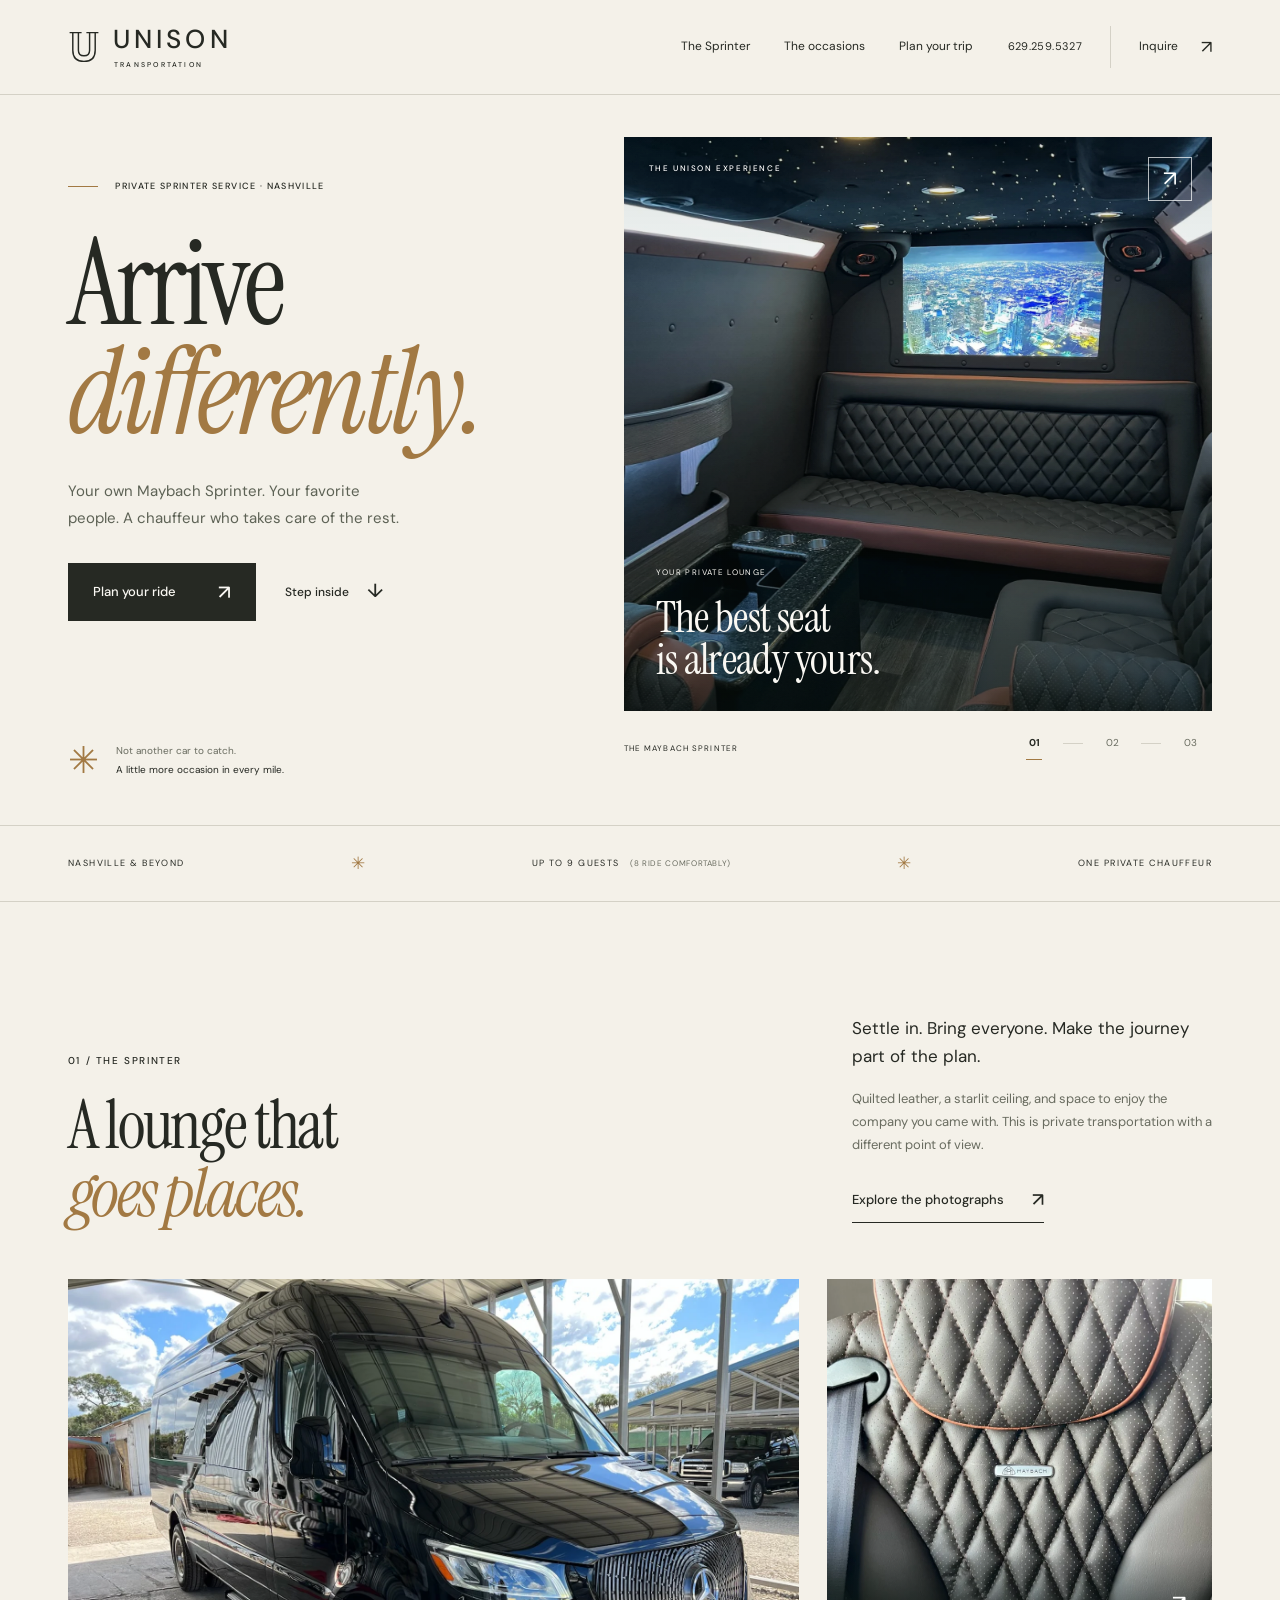
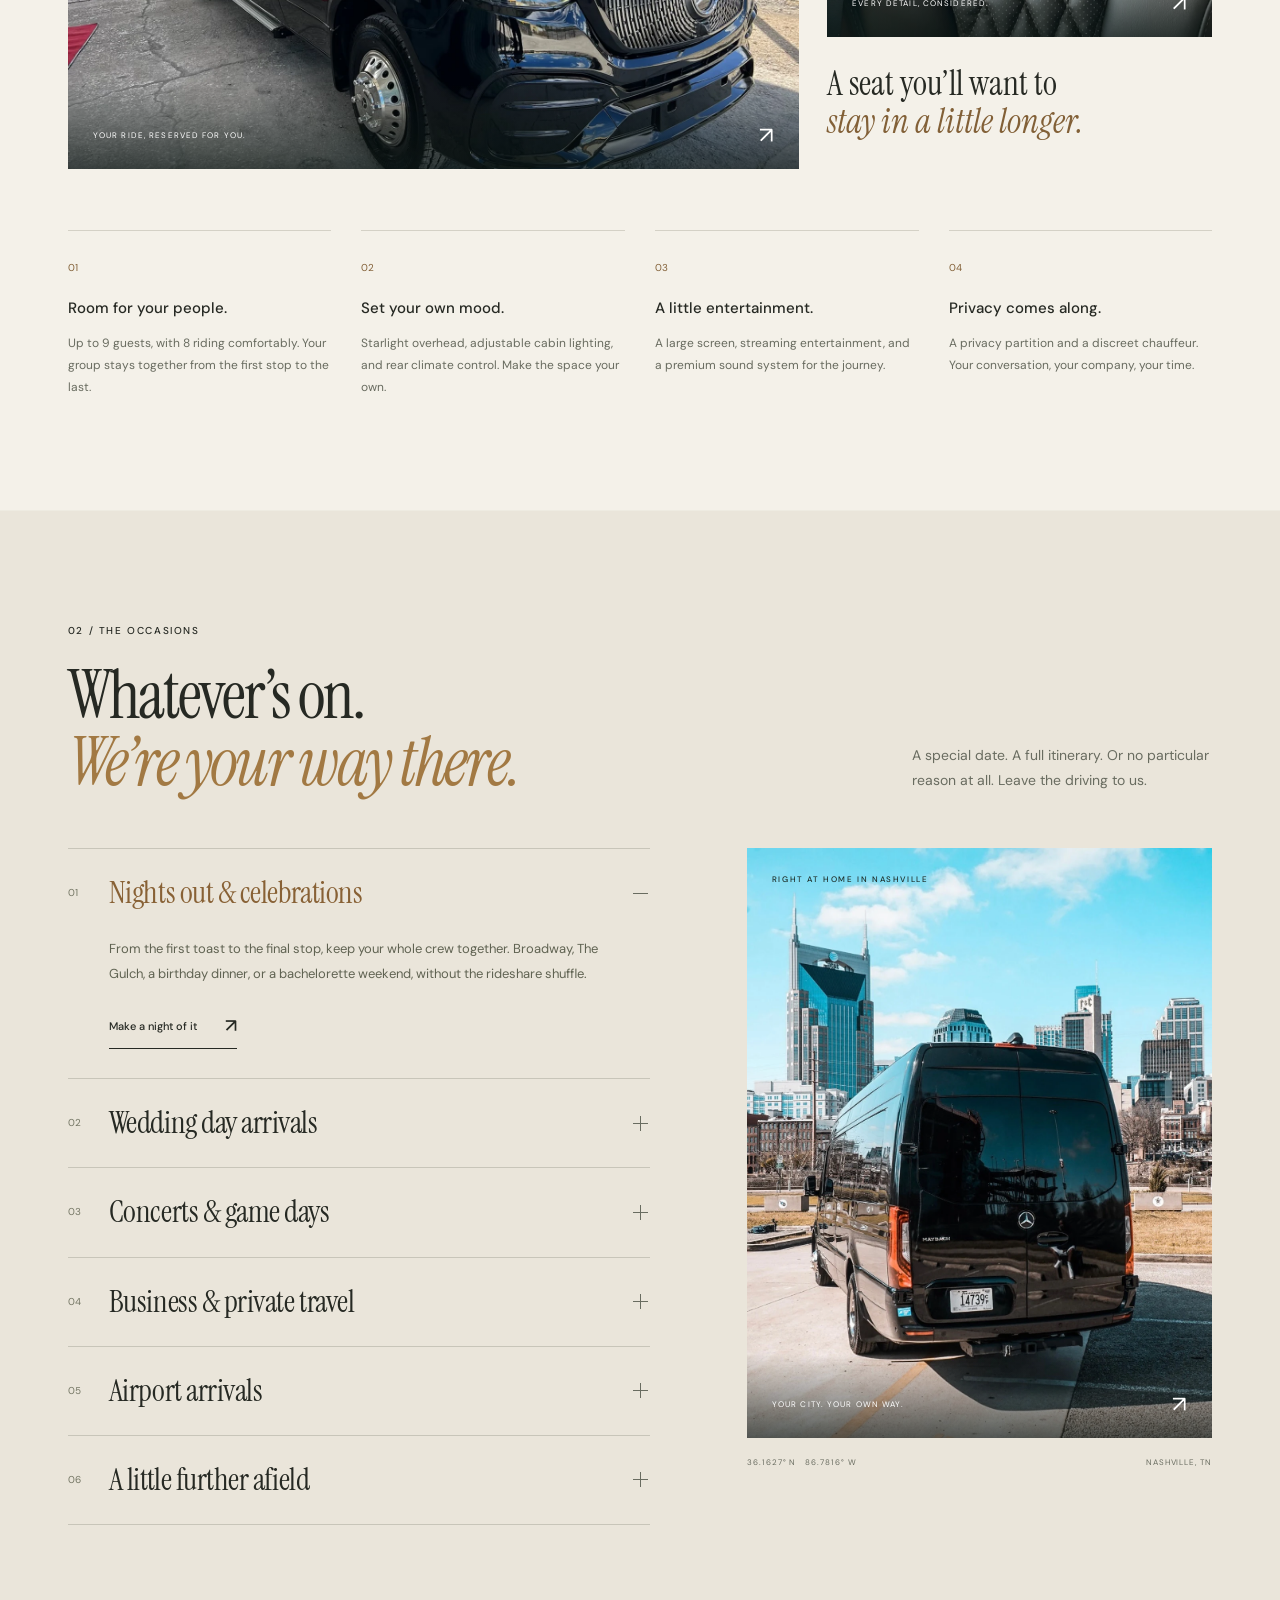
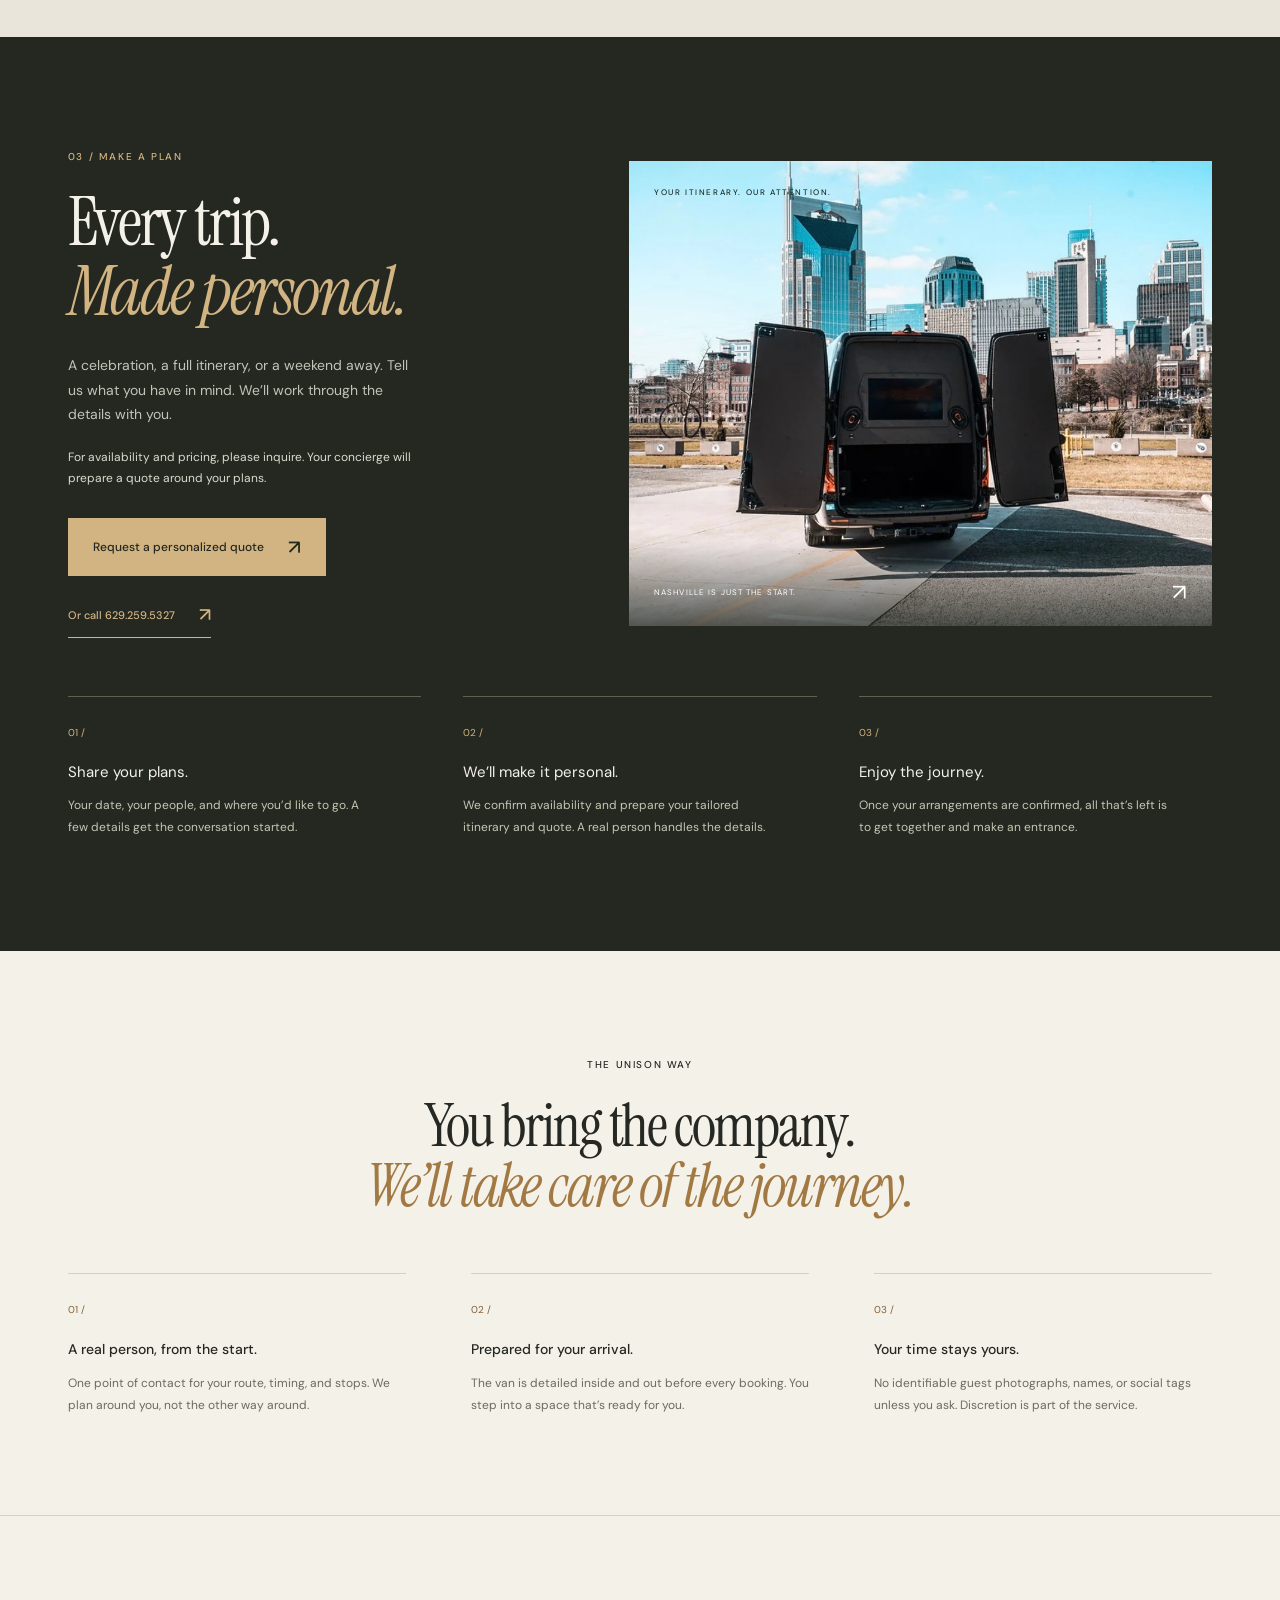
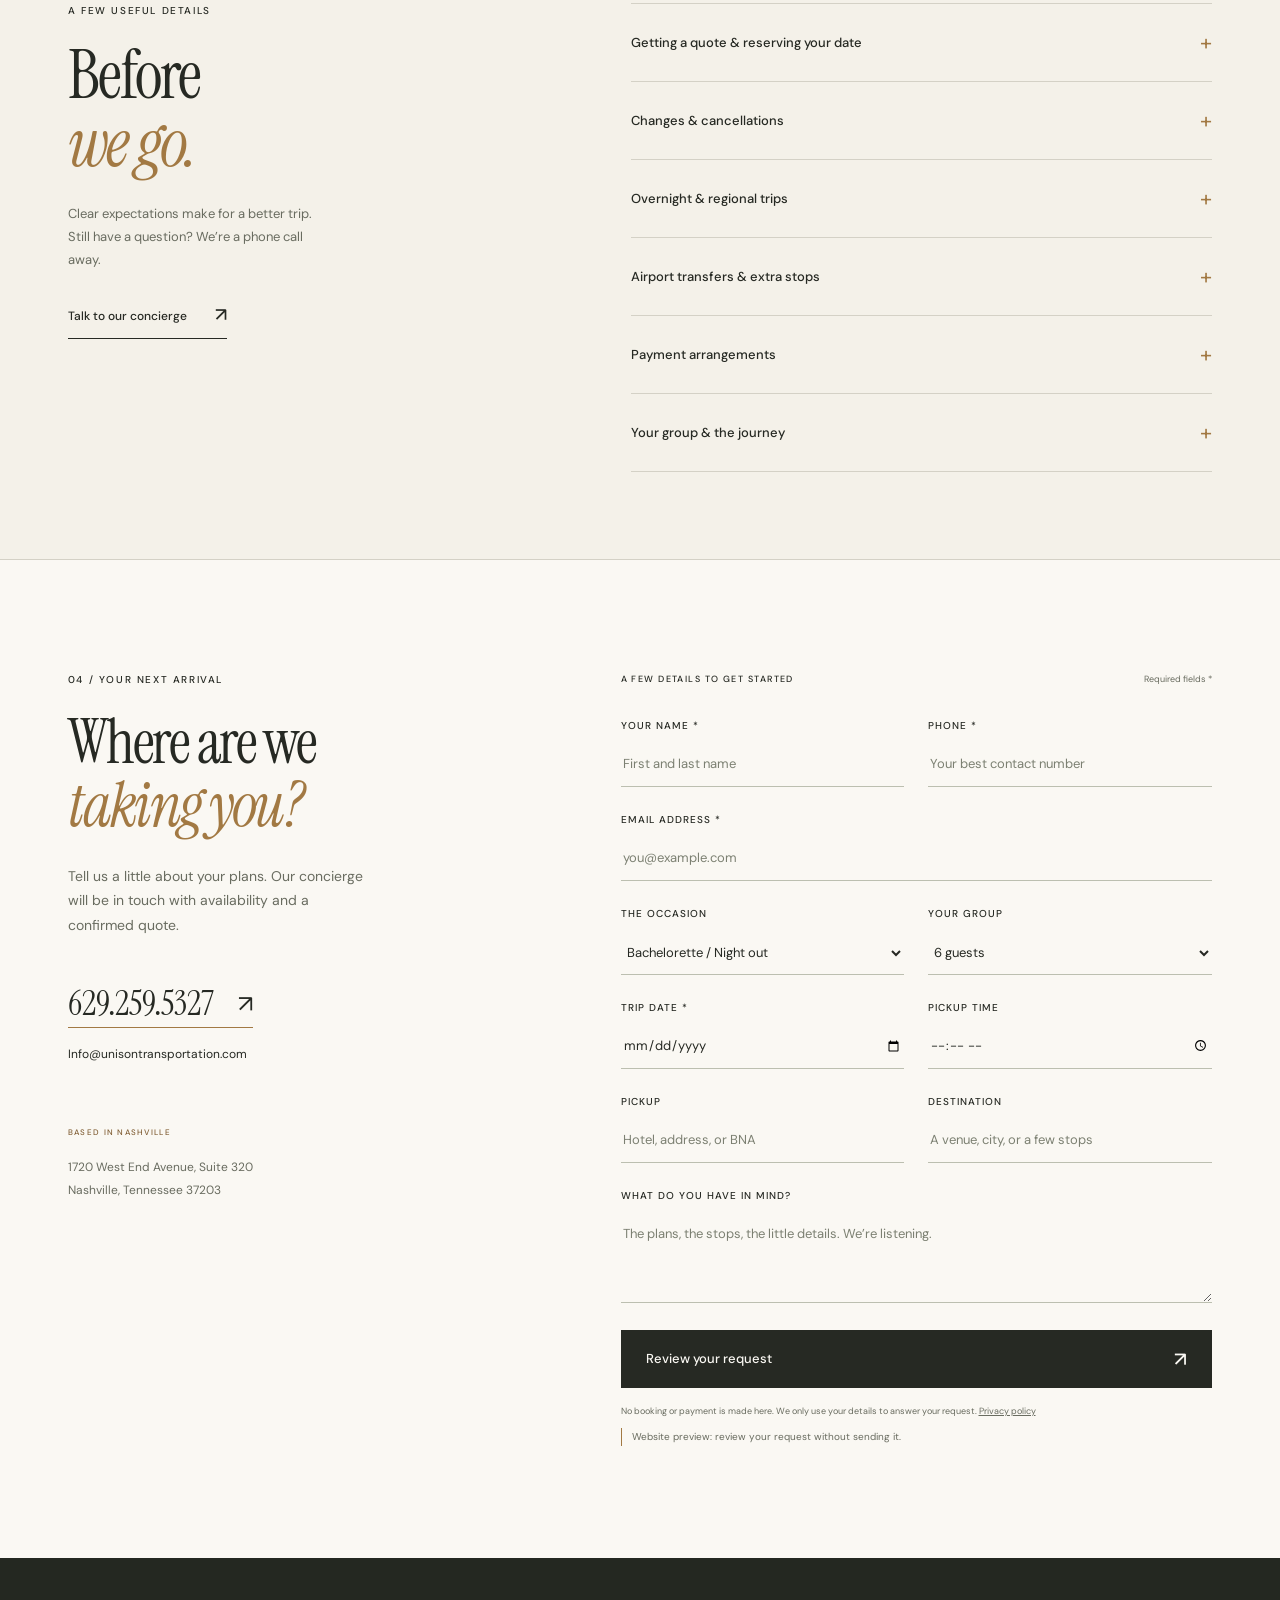
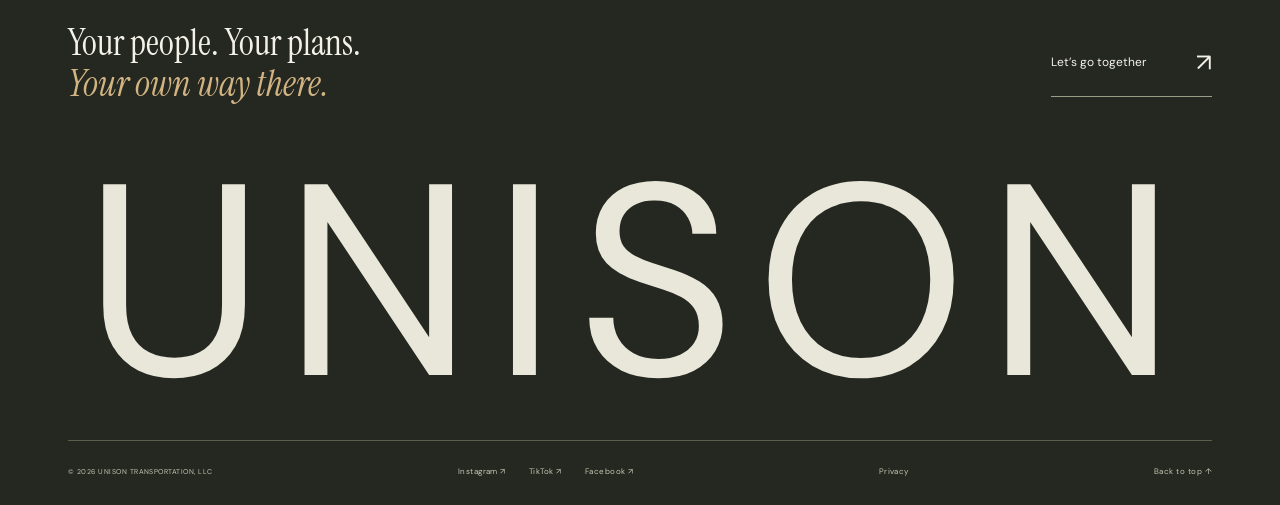
<file: index.html>
<!doctype html>
<html lang="en">
<head>
  <meta charset="utf-8">
  <meta name="viewport" content="width=device-width, initial-scale=1">
  <meta name="theme-color" content="#f4f1e9">
  <meta name="robots" content="noindex, nofollow">
  <title>Unison Transportation | A private ride. A different arrival.</title>
  <meta name="description" content="Your own Maybach Sprinter, your favorite people, and a private chauffeur. Explore Unison’s Nashville transportation for celebrations, weddings, business, airport arrivals, and trips beyond the city.">
  <link rel="canonical" href="https://unisontransportation.com/">
  <meta property="og:title" content="Unison Transportation | Arrive differently.">
  <meta property="og:description" content="Private Sprinter service in Nashville. Your people. Your plans. Your own way there.">
  <meta property="og:type" content="website">
  <meta property="og:url" content="https://aces40love.github.io/Maybach/">
  <meta property="og:image" content="https://aces40love.github.io/Maybach/assets/cabin-lounge.webp">
  <meta name="twitter:card" content="summary_large_image">
  <link rel="icon" href="assets/favicon.svg" type="image/svg+xml">
  <link rel="preload" href="assets/fonts/instrument-serif-regular.ttf" as="font" type="font/ttf" crossorigin>
  <link rel="preload" href="assets/fonts/dm-sans-400.ttf" as="font" type="font/ttf" crossorigin>
  <link rel="stylesheet" href="styles.css">
  <script defer src="app.js"></script>
  <script defer src="analytics.js"></script>
  <script type="application/ld+json">{"@context":"https://schema.org","@type":"LocalBusiness","name":"Unison Transportation, LLC","description":"Private chauffeured Sprinter service in Nashville and Middle Tennessee, with regional trips on request.","url":"https://unisontransportation.com/","telephone":"+16292595327","email":"Info@unisontransportation.com","address":{"@type":"PostalAddress","streetAddress":"1720 West End Avenue, Suite 320","addressLocality":"Nashville","addressRegion":"TN","postalCode":"37203","addressCountry":"US"},"areaServed":["Nashville","Middle Tennessee"],"sameAs":["https://www.instagram.com/unisontransportation","https://www.tiktok.com/@unisontransportation","https://www.facebook.com/profile.php?id=61596900830218"]}</script>
</head>
<body>
  <a class="skip-link" href="#main">Skip to content</a>
  <header class="site-header" id="top">
    <div class="header-inner">
      <a class="brand" href="#top" aria-label="Unison Transportation home">
        <svg class="brand-symbol" viewBox="0 0 40 46" fill="none" aria-hidden="true"><path d="M6 5v22c0 9 5 14 14 14s14-5 14-14V5M13 5v22c0 5 2 7 7 7s7-2 7-7V5" stroke="currentColor" stroke-width="1.8"/><path d="M2 5h15M23 5h15" stroke="currentColor" stroke-width="1.8"/></svg>
        <span class="brand-type">UNISON<span>TRANSPORTATION</span></span>
      </a>
      <nav class="desktop-nav" aria-label="Main navigation">
        <a href="#sprinter">The Sprinter</a><a href="#occasions">The occasions</a><a href="#plan">Plan your trip</a>
      </nav>
      <div class="header-actions"><a class="header-phone" href="tel:+16292595327">629.259.5327</a><a class="header-inquire" href="#inquire">Inquire <span aria-hidden="true">↗</span></a><button class="menu-toggle" type="button" aria-label="Open navigation menu" aria-haspopup="dialog" aria-controls="menu-dialog"><span></span><span></span></button></div>
    </div>
    <div class="reading-progress" aria-hidden="true"></div>
  </header>

  <main id="main">
    <section class="hero" aria-labelledby="hero-title">
      <div class="hero-copy">
        <p class="eyebrow"><span class="tiny-line" aria-hidden="true"></span> PRIVATE SPRINTER SERVICE · NASHVILLE</p>
        <h1 id="hero-title">Arrive<br><em>differently.</em></h1>
        <p class="hero-description">Your own Maybach Sprinter. Your favorite people. A chauffeur who takes care of the rest.</p>
        <div class="hero-actions"><a class="button button-dark" href="#plan">Plan your ride <span aria-hidden="true">↗</span></a><a class="text-link" href="#sprinter">Step inside <span aria-hidden="true">↓</span></a></div>
        <div class="hero-note"><span class="small-star" aria-hidden="true">✳</span><p>Not another car to catch.<br><strong>A little more occasion in every mile.</strong></p></div>
      </div>
      <div class="hero-visual">
        <div class="hero-image-wrap">
          <img id="hero-image" src="assets/cabin-lounge.webp" alt="The Unison Sprinter’s private rear lounge with quilted leather seating, a starlit ceiling, screen, and refreshment console" width="1920" height="1440" fetchpriority="high">
          <div class="hero-image-shade"></div>
          <span class="image-corner" aria-hidden="true">THE UNISON EXPERIENCE</span>
          <button class="image-explore" type="button" data-gallery="0" aria-label="Open gallery of the Unison Sprinter"><span aria-hidden="true">↗</span><span>Take a closer look</span></button>
          <div class="hero-photo-title"><span id="hero-photo-eyebrow">YOUR PRIVATE LOUNGE</span><p id="hero-photo-title">The best seat<br>is already yours.</p></div>
        </div>
        <div class="hero-photo-footer"><span id="hero-photo-caption">THE MAYBACH SPRINTER</span><div class="hero-pagination" aria-label="Featured photographs"><button type="button" class="is-active" data-hero="0" aria-label="Show cabin photograph" aria-pressed="true">01</button><span aria-hidden="true"></span><button type="button" data-hero="1" aria-label="Show exterior photograph" aria-pressed="false">02</button><span aria-hidden="true"></span><button type="button" data-hero="2" aria-label="Show Nashville photograph" aria-pressed="false">03</button></div></div>
      </div>
    </section>

    <div class="intro-strip"><p>NASHVILLE &amp; BEYOND</p><span aria-hidden="true">✳</span><p>UP TO 9 GUESTS <small>(8 RIDE COMFORTABLY)</small></p><span aria-hidden="true">✳</span><p>ONE PRIVATE CHAUFFEUR</p></div>

    <section class="sprinter-section section-space" id="sprinter" aria-labelledby="sprinter-title">
      <div class="section-heading reveal"><div><p class="eyebrow">01 / THE SPRINTER</p><h2 id="sprinter-title">A lounge that<br><em>goes places.</em></h2></div><div class="heading-aside"><p>Settle in. Bring everyone. Make the journey part of the plan.</p><p class="muted">Quilted leather, a starlit ceiling, and space to enjoy the company you came with. This is private transportation with a different point of view.</p><button class="text-link" type="button" data-gallery="0">Explore the photographs <span aria-hidden="true">↗</span></button></div></div>
      <div class="vehicle-editorial reveal">
        <button class="editorial-image exterior-image" type="button" data-gallery="1" aria-label="View the black Sprinter exterior photograph"><img src="assets/van-exterior.webp" alt="Front three-quarter view of Unison’s black luxury Sprinter" width="1600" height="1200" loading="lazy"><span class="photo-caption"><span>YOUR RIDE, RESERVED FOR YOU.</span><span aria-hidden="true">↗</span></span></button>
        <div class="vehicle-detail"><button class="detail-image editorial-image" type="button" data-gallery="2" aria-label="View diamond-quilted leather seat detail"><img src="assets/leather-detail.webp" alt="Diamond-quilted leather seat with Maybach embroidery" width="960" height="1280" loading="lazy"><span class="photo-caption"><span>EVERY DETAIL, CONSIDERED.</span><span aria-hidden="true">↗</span></span></button><p class="detail-caption">A seat you’ll want to<br><em>stay in a little longer.</em></p></div>
      </div>
      <div class="amenity-grid reveal">
        <div class="amenity"><span class="amenity-number">01</span><h3>Room for your people.</h3><p>Up to 9 guests, with 8 riding comfortably. Your group stays together from the first stop to the last.</p></div>
        <div class="amenity"><span class="amenity-number">02</span><h3>Set your own mood.</h3><p>Starlight overhead, adjustable cabin lighting, and rear climate control. Make the space your own.</p></div>
        <div class="amenity"><span class="amenity-number">03</span><h3>A little entertainment.</h3><p>A large screen, streaming entertainment, and a premium sound system for the journey.</p></div>
        <div class="amenity"><span class="amenity-number">04</span><h3>Privacy comes along.</h3><p>A privacy partition and a discreet chauffeur. Your conversation, your company, your time.</p></div>
      </div>
    </section>

    <section class="occasions-section section-space" id="occasions" aria-labelledby="occasions-title">
      <div class="section-heading reveal"><div><p class="eyebrow">02 / THE OCCASIONS</p><h2 id="occasions-title">Whatever’s on.<br><em>We’re your way there.</em></h2></div><p class="heading-aside narrow">A special date. A full itinerary. Or no particular reason at all. Leave the driving to us.</p></div>
      <div class="occasions-layout">
        <div class="occasion-list reveal">
          <details class="occasion" name="occasion" open><summary><span class="occasion-number">01</span><h3>Nights out &amp; celebrations</h3><span class="occasion-sign" aria-hidden="true"></span></summary><div class="occasion-body"><p>From the first toast to the final stop, keep your whole crew together. Broadway, The Gulch, a birthday dinner, or a bachelorette weekend, without the rideshare shuffle.</p><button class="text-link" type="button" data-occasion="Bachelorette / Night out">Make a night of it <span aria-hidden="true">↗</span></button></div></details>
          <details class="occasion" name="occasion"><summary><span class="occasion-number">02</span><h3>Wedding day arrivals</h3><span class="occasion-sign" aria-hidden="true"></span></summary><div class="occasion-body"><p>A private ride for the wedding party, with room to breathe between the moments that matter. Share your ceremony, photographs, and reception schedule with our concierge.</p><button class="text-link" type="button" data-occasion="Wedding">Plan the big day <span aria-hidden="true">↗</span></button></div></details>
          <details class="occasion" name="occasion"><summary><span class="occasion-number">03</span><h3>Concerts &amp; game days</h3><span class="occasion-sign" aria-hidden="true"></span></summary><div class="occasion-body"><p>The Ryman, Bridgestone, Nissan Stadium, or wherever the tickets take you. We plan drop-off and pickup around your venue so the evening doesn’t end in a scramble.</p><button class="text-link" type="button" data-occasion="Concert / Event">Go to the show <span aria-hidden="true">↗</span></button></div></details>
          <details class="occasion" name="occasion"><summary><span class="occasion-number">04</span><h3>Business &amp; private travel</h3><span class="occasion-sign" aria-hidden="true"></span></summary><div class="occasion-body"><p>Client visits, executive roadshows, and discreet travel for artists and their teams. One private vehicle, a professional chauffeur, and an itinerary built around your day.</p><button class="text-link" type="button" data-occasion="Corporate">Arrange your itinerary <span aria-hidden="true">↗</span></button></div></details>
          <details class="occasion" name="occasion"><summary><span class="occasion-number">05</span><h3>Airport arrivals</h3><span class="occasion-sign" aria-hidden="true"></span></summary><div class="occasion-body"><p>Start or finish your Nashville stay together. Arrange a private BNA arrival, departure, or point-to-point transfer. Share your flight details and luggage needs, and we’ll prepare a personal quote.</p><button class="text-link" type="button" data-occasion="Airport transfer">Arrange a transfer <span aria-hidden="true">↗</span></button></div></details>
          <details class="occasion" name="occasion"><summary><span class="occasion-number">06</span><h3>A little further afield</h3><span class="occasion-sign" aria-hidden="true"></span></summary><div class="occasion-body"><p>Nashville to Huntsville and beyond, for the day or overnight. Bring us the destination and we’ll work through the route, timing, and chauffeur’s overnight arrangements.</p><button class="text-link" type="button" data-occasion="Out-of-town trip">Get out of town <span aria-hidden="true">↗</span></button></div></details>
        </div>
        <figure class="city-figure reveal"><button class="editorial-image" type="button" data-gallery="3" aria-label="View the Sprinter with the Nashville skyline"><img src="assets/nashville-arrival.webp" alt="Unison’s black Sprinter with the Nashville skyline in the background" width="1168" height="1751" loading="lazy"><span class="image-corner">RIGHT AT HOME IN NASHVILLE</span><span class="photo-caption"><span>YOUR CITY. YOUR OWN WAY.</span><span aria-hidden="true">↗</span></span></button><figcaption><span>36.1627° N &nbsp; 86.7816° W</span><span>NASHVILLE, TN</span></figcaption></figure>
      </div>
    </section>

    <section class="plan-section section-space" id="plan" aria-labelledby="plan-title">
      <div class="plan-intro reveal"><p class="eyebrow">03 / MAKE A PLAN</p><h2 id="plan-title">Every trip.<br><em>Made personal.</em></h2><p>A celebration, a full itinerary, or a weekend away. Tell us what you have in mind. We’ll work through the details with you.</p><p class="personal-quote-note">For availability and pricing, please inquire. Your concierge will prepare a quote around your plans.</p><a class="button button-brass" id="plan-inquiry-link" href="#inquire">Request a personalized quote <span aria-hidden="true">↗</span></a><a class="light-text-link plan-call" href="tel:+16292595327">Or call 629.259.5327 <span aria-hidden="true">↗</span></a></div>
      <button class="plan-photo editorial-image reveal" type="button" data-gallery="5" aria-label="View the Sprinter and Nashville skyline"><img src="assets/nashville-rear.webp" alt="The Sprinter’s open rear doors with the Nashville skyline beyond" width="1169" height="778" loading="lazy"><span class="image-corner">YOUR ITINERARY. OUR ATTENTION.</span><span class="photo-caption"><span>NASHVILLE IS JUST THE START.</span><span aria-hidden="true">↗</span></span></button>
      <ol class="plan-steps reveal"><li><span>01 /</span><h3>Share your plans.</h3><p>Your date, your people, and where you’d like to go. A few details get the conversation started.</p></li><li><span>02 /</span><h3>We’ll make it personal.</h3><p>We confirm availability and prepare your tailored itinerary and quote. A real person handles the details.</p></li><li><span>03 /</span><h3>Enjoy the journey.</h3><p>Once your arrangements are confirmed, all that’s left is to get together and make an entrance.</p></li></ol>
    </section>

    <section class="care-section section-space" aria-labelledby="care-title"><p class="eyebrow reveal">THE UNISON WAY</p><h2 id="care-title" class="reveal">You bring the company.<br><em>We’ll take care of the journey.</em></h2><div class="care-grid reveal"><div><span aria-hidden="true">01 /</span><h3>A real person, from the start.</h3><p>One point of contact for your route, timing, and stops. We plan around you, not the other way around.</p></div><div><span aria-hidden="true">02 /</span><h3>Prepared for your arrival.</h3><p>The van is detailed inside and out before every booking. You step into a space that’s ready for you.</p></div><div><span aria-hidden="true">03 /</span><h3>Your time stays yours.</h3><p>No identifiable guest photographs, names, or social tags unless you ask. Discretion is part of the service.</p></div></div></section>

    <section class="details-section section-space" id="details" aria-labelledby="details-title"><div class="details-intro reveal"><p class="eyebrow">A FEW USEFUL DETAILS</p><h2 id="details-title">Before<br><em>we go.</em></h2><p>Clear expectations make for a better trip. Still have a question? We’re a phone call away.</p><a class="text-link" href="tel:+16292595327">Talk to our concierge <span aria-hidden="true">↗</span></a></div><div class="booking-details reveal">
      <details><summary>Getting a quote &amp; reserving your date <span aria-hidden="true">+</span></summary><p>Send an inquiry with your date, passenger count, and plans. Our concierge will confirm availability and provide a personalized quote, along with the booking arrangements. An inquiry alone does not reserve the vehicle.</p></details>
      <details><summary>Changes &amp; cancellations <span aria-hidden="true">+</span></summary><p>Please let us know promptly if your plans change. Our concierge will explain the applicable date-change and cancellation terms before you book, including any terms specific to holidays or major events.</p></details>
      <details><summary>Overnight &amp; regional trips <span aria-hidden="true">+</span></summary><p>Day trips and overnight journeys beyond Nashville are available by arrangement. Tell us your destination and schedule, and we’ll include the route, chauffeur accommodations, and any special arrangements in your personal quote.</p></details>
      <details><summary>Airport transfers &amp; extra stops <span aria-hidden="true">+</span></summary><p>We arrange private BNA arrivals and departures, point-to-point transfers, and itineraries with multiple stops. Share your flight information, luggage needs, and intended stops. We’ll confirm the pickup and waiting arrangements with you.</p></details>
      <details><summary>Payment arrangements <span aria-hidden="true">+</span></summary><p>Your concierge will confirm the price and payment arrangements directly. Payment is through the QuickBooks invoice we send, using the options on that invoice, or by Zelle, Cash App, Venmo, or Apple Pay.</p></details>
      <details><summary>Your group &amp; the journey <span aria-hidden="true">+</span></summary><p>The Sprinter accommodates up to 9 guests, with 8 riding comfortably. The vehicle is private to your group. Share your passenger count, luggage, pickup details, and any particular needs so we can confirm the right arrangements before booking.</p></details>
    </div></section>

    <section class="inquiry-section section-space" id="inquire" aria-labelledby="inquiry-title"><div class="inquiry-intro reveal"><p class="eyebrow">04 / YOUR NEXT ARRIVAL</p><h2 id="inquiry-title">Where are we<br><em>taking you?</em></h2><p>Tell us a little about your plans. Our concierge will be in touch with availability and a confirmed quote.</p><a class="inquiry-phone" href="tel:+16292595327">629.259.5327 <span aria-hidden="true">↗</span></a><a class="inquiry-email" href="mailto:Info@unisontransportation.com">Info@unisontransportation.com</a><div class="office-address"><span class="eyebrow">BASED IN NASHVILLE</span><address>1720 West End Avenue, Suite 320<br>Nashville, Tennessee 37203</address></div></div>
      <form id="inquiry-form" class="inquiry-form reveal" method="dialog">
        <div class="form-heading"><span class="eyebrow">A FEW DETAILS TO GET STARTED</span><span>Required fields *</span></div>
        <div class="honeypot" aria-hidden="true"><label for="company-website">Leave this empty</label><input id="company-website" name="company_website" type="text" tabindex="-1" autocomplete="off"></div>
        <div class="form-grid"><div class="field-group"><label for="name">YOUR NAME *</label><input id="name" name="name" autocomplete="name" placeholder="First and last name" maxlength="120" required></div><div class="field-group"><label for="phone">PHONE *</label><input id="phone" name="phone" type="tel" autocomplete="tel" placeholder="Your best contact number" maxlength="40" required></div><div class="field-group full-field"><label for="email">EMAIL ADDRESS *</label><input id="email" name="email" type="email" autocomplete="email" placeholder="you@example.com" maxlength="200" required></div><div class="field-group"><label for="occasion">THE OCCASION</label><select id="occasion" name="occasion"><option>Bachelorette / Night out</option><option>Wedding</option><option>Concert / Event</option><option>Corporate</option><option>Airport transfer</option><option>VIP / Talent</option><option>Out-of-town trip</option><option>Something else</option></select></div><div class="field-group"><label for="passengers">YOUR GROUP</label><select id="passengers" name="passengers"><option value="1">1 guest</option><option value="2">2 guests</option><option value="3">3 guests</option><option value="4">4 guests</option><option value="5">5 guests</option><option value="6" selected>6 guests</option><option value="7">7 guests</option><option value="8">8 guests</option><option value="9">9 guests</option></select></div><div class="field-group"><label for="date">TRIP DATE *</label><input id="date" name="date" type="date" required></div><div class="field-group"><label for="time">PICKUP TIME</label><input id="time" name="time" type="time"></div><div class="field-group"><label for="pickup">PICKUP</label><input id="pickup" name="pickup" placeholder="Hotel, address, or BNA" maxlength="200"></div><div class="field-group"><label for="destination">DESTINATION</label><input id="destination" name="destination" placeholder="A venue, city, or a few stops" maxlength="200"></div><div class="field-group full-field"><label for="message">WHAT DO YOU HAVE IN MIND?</label><textarea id="message" name="message" rows="3" maxlength="3000" placeholder="The plans, the stops, the little details. We’re listening."></textarea></div></div>
        <div id="form-status" role="status" tabindex="-1" hidden></div><button class="button button-dark full-width" id="submit-inquiry" type="submit" disabled>Request your ride <span aria-hidden="true">↗</span></button><p class="form-privacy">No booking or payment is made here. We only use your details to answer your request. <a href="privacy.html">Privacy policy</a></p><p class="preview-note" id="preview-note" hidden>Website preview: review your request without sending it.</p>
      </form>
    </section>
  </main>

  <footer class="site-footer"><div class="footer-top"><p>Your people. Your plans.<br><em>Your own way there.</em></p><a class="footer-cta" href="#inquire">Let’s go together <span aria-hidden="true">↗</span></a></div><div class="footer-wordmark" aria-hidden="true">UNISON</div><div class="footer-bottom"><span>© <span id="copyright-year">2026</span> UNISON TRANSPORTATION, LLC</span><nav aria-label="Social media"><a href="https://www.instagram.com/unisontransportation" target="_blank" rel="noopener noreferrer">Instagram ↗</a><a href="https://www.tiktok.com/@unisontransportation" target="_blank" rel="noopener noreferrer">TikTok ↗</a><a href="https://www.facebook.com/profile.php?id=61596900830218" target="_blank" rel="noopener noreferrer">Facebook ↗</a></nav><a href="privacy.html">Privacy</a><a href="#top">Back to top ↑</a></div></footer>

  <dialog id="menu-dialog" class="menu-dialog" aria-labelledby="menu-title"><div class="menu-header"><span class="brand-type" id="menu-title">UNISON<span>TRANSPORTATION</span></span><button type="button" class="icon-button" data-close="menu-dialog" aria-label="Close navigation menu">×</button></div><nav aria-label="Mobile navigation"><a href="#sprinter"><span>01</span>The Sprinter ↗</a><a href="#occasions"><span>02</span>The occasions ↗</a><a href="#plan"><span>03</span>Plan your trip ↗</a><a href="#inquire"><span>04</span>Inquire ↗</a></nav><a class="menu-phone" href="tel:+16292595327">629.259.5327</a><p>Nashville &amp; beyond.</p></dialog>
  <dialog id="gallery-dialog" class="gallery-dialog" aria-labelledby="gallery-title"><div class="gallery-header"><div><span class="eyebrow">THE UNISON SPRINTER</span><h2 id="gallery-title">A closer look.</h2></div><button type="button" class="icon-button" data-close="gallery-dialog" aria-label="Close photo gallery">×</button></div><div class="gallery-image-stage"><img id="gallery-image" src="assets/cabin-lounge.webp" alt="The Sprinter’s rear lounge" width="1920" height="1440"></div><div class="gallery-controls"><p id="gallery-caption" aria-live="polite">The private rear lounge.</p><div><button type="button" class="icon-button" id="gallery-previous" aria-label="Previous photograph">←</button><span id="gallery-count">01 / 07</span><button type="button" class="icon-button" id="gallery-next" aria-label="Next photograph">→</button></div></div></dialog>
  <dialog id="request-dialog" class="request-dialog" aria-labelledby="request-title"><button type="button" class="icon-button request-close" data-close="request-dialog" aria-label="Close request preview">×</button><p class="eyebrow">YOUR TRIP REQUEST</p><h2 id="request-title">Ready when<br><em>you are.</em></h2><p>This is a website preview. Nothing has been sent and no booking has been made.</p><pre id="request-summary"></pre><div class="request-actions"><a class="button button-dark" id="email-request" href="mailto:Info@unisontransportation.com">Open email draft <span aria-hidden="true">↗</span></a><button class="text-link" id="copy-request" type="button">Copy request <span aria-hidden="true">↗</span></button></div><p class="copy-status" id="copy-status" role="status"></p></dialog>
  <noscript><style>.inquiry-form{display:none}.inquiry-section{grid-template-columns:1fr}</style><div class="noscript-notice">For the inquiry form, please enable JavaScript. You can also call <a href="tel:+16292595327">629.259.5327</a> or email <a href="mailto:Info@unisontransportation.com">Info@unisontransportation.com</a> to plan your ride.</div></noscript>
</body>
</html>
</file>
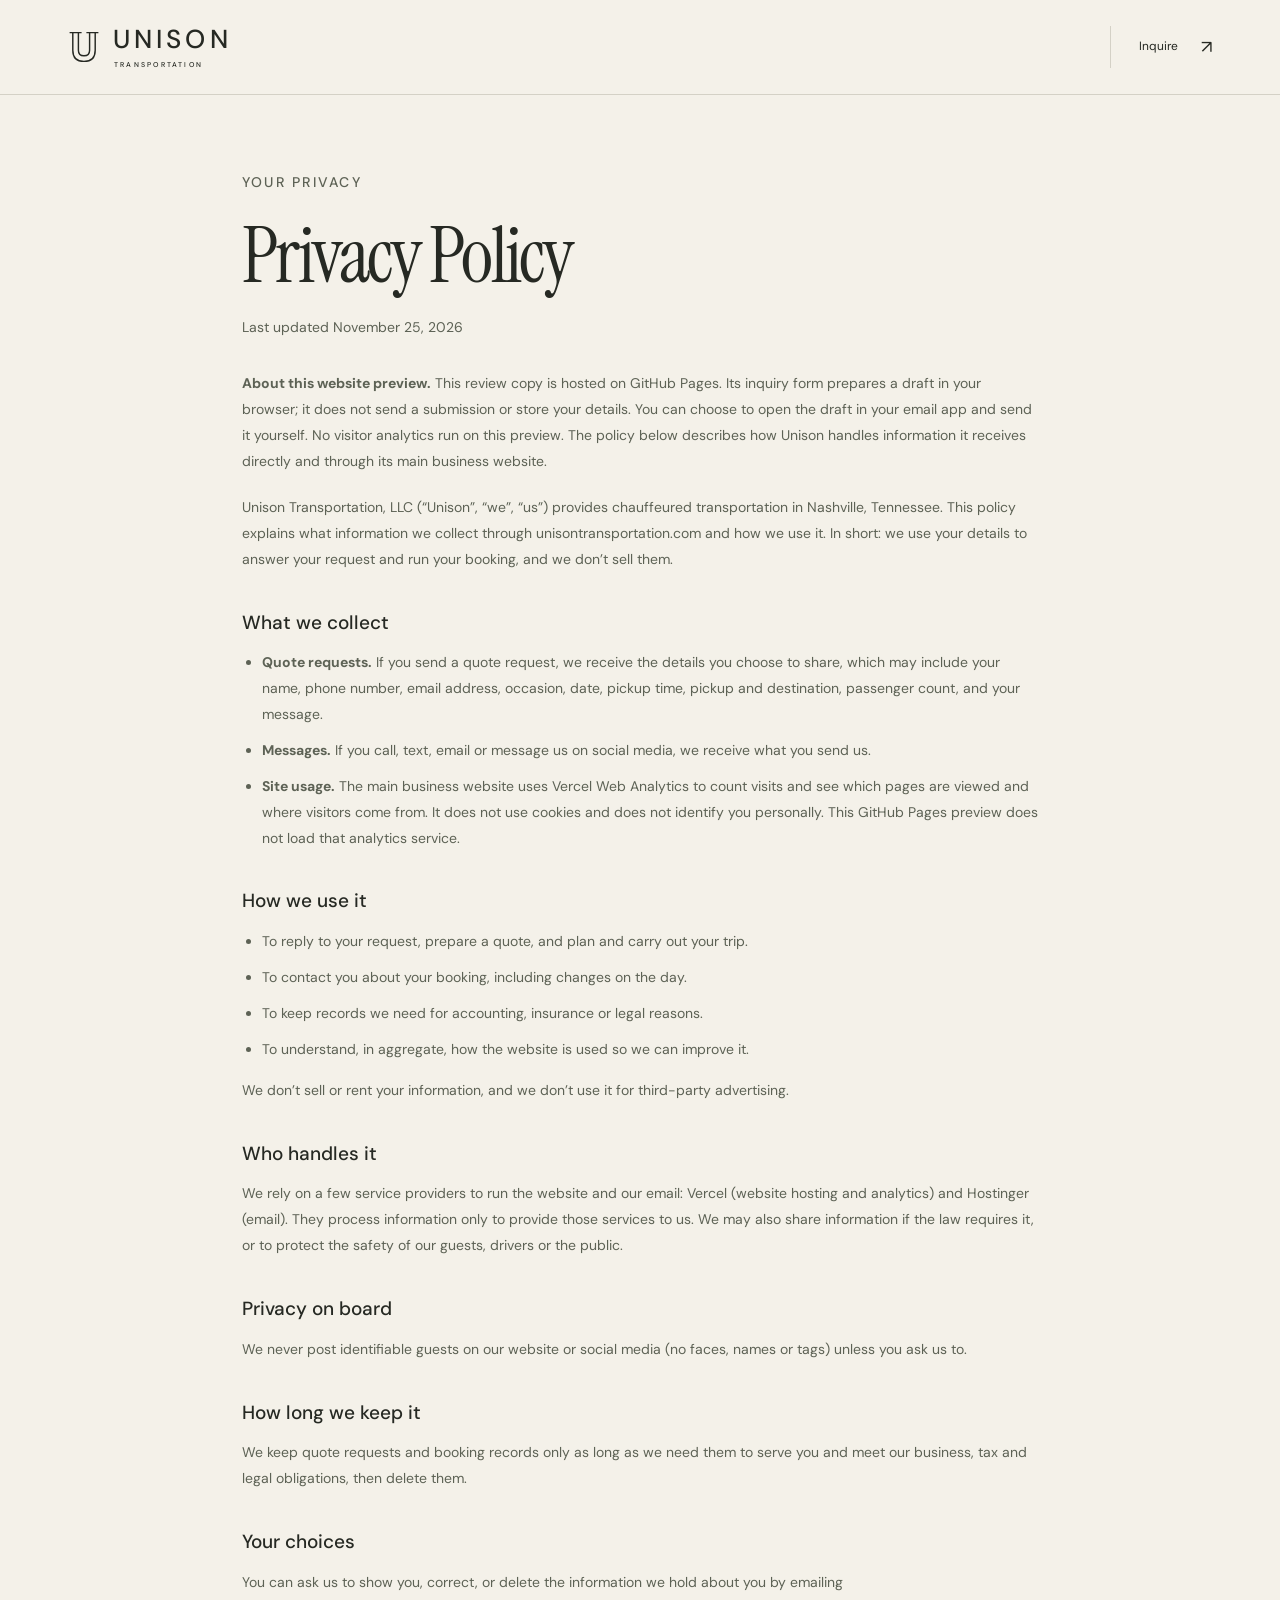
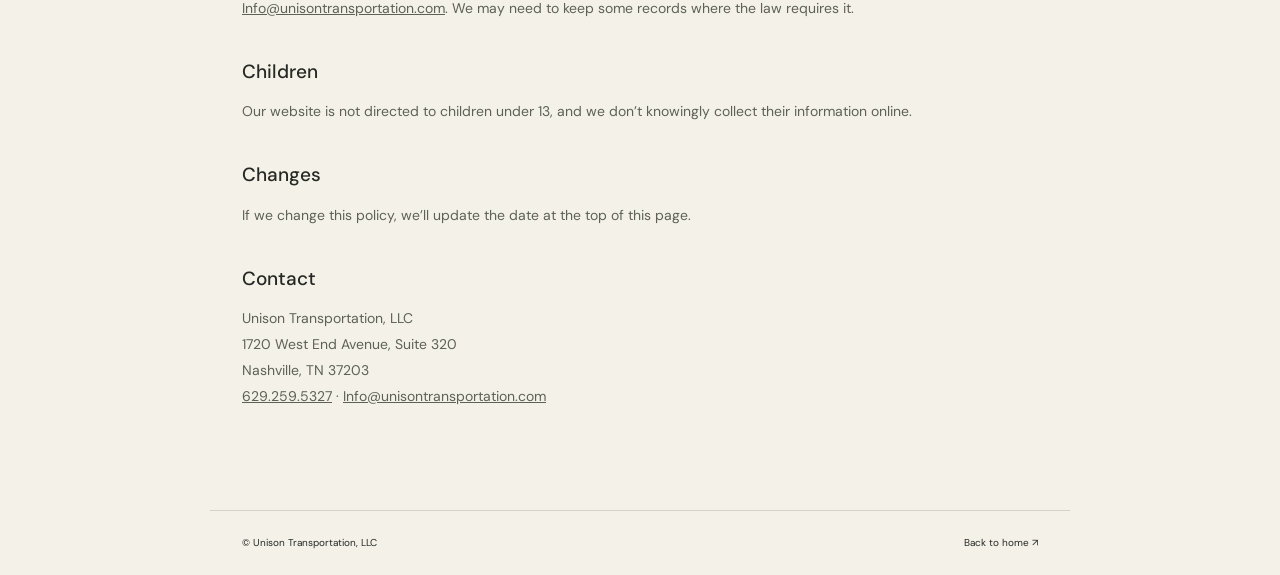
<file: privacy.html>
<!doctype html>
<html lang="en">
<head>
  <meta charset="utf-8"><meta name="viewport" content="width=device-width, initial-scale=1"><meta name="theme-color" content="#f4f1e9">
  <title>Privacy Policy | Unison Transportation</title>
  <meta name="description" content="How Unison Transportation collects and uses the information you share when you request a quote.">
  <meta name="robots" content="noindex, nofollow">
  <link rel="canonical" href="https://unisontransportation.com/privacy"><link rel="icon" href="assets/favicon.svg" type="image/svg+xml"><link rel="stylesheet" href="styles.css">
  <script defer src="analytics.js"></script>
</head>
<body>
  <a class="skip-link" href="#main">Skip to content</a>
  <header class="site-header"><div class="header-inner"><a class="brand" href="index.html" aria-label="Unison Transportation home"><svg class="brand-symbol" viewBox="0 0 40 46" fill="none" aria-hidden="true"><path d="M6 5v22c0 9 5 14 14 14s14-5 14-14V5M13 5v22c0 5 2 7 7 7s7-2 7-7V5" stroke="currentColor" stroke-width="1.8"/><path d="M2 5h15M23 5h15" stroke="currentColor" stroke-width="1.8"/></svg><span class="brand-type">UNISON<span>TRANSPORTATION</span></span></a><a class="header-inquire" href="index.html#inquire">Inquire <span aria-hidden="true">↗</span></a></div></header>
  <main id="main" class="policy-main"><article>
    <p class="eyebrow">YOUR PRIVACY</p><h1>Privacy Policy</h1><p class="policy-date">Last updated November 25, 2026</p>
    <p><strong>About this website preview.</strong> This review copy is hosted on GitHub Pages. Its inquiry form prepares a draft in your browser; it does not send a submission or store your details. You can choose to open the draft in your email app and send it yourself. No visitor analytics run on this preview. The policy below describes how Unison handles information it receives directly and through its main business website.</p>
    <p>Unison Transportation, LLC (“Unison”, “we”, “us”) provides chauffeured transportation in Nashville, Tennessee. This policy explains what information we collect through unisontransportation.com and how we use it. In short: we use your details to answer your request and run your booking, and we don’t sell them.</p>
    <h2>What we collect</h2><ul>
      <li><strong>Quote requests.</strong> If you send a quote request, we receive the details you choose to share, which may include your name, phone number, email address, occasion, date, pickup time, pickup and destination, passenger count, and your message.</li>
      <li><strong>Messages.</strong> If you call, text, email or message us on social media, we receive what you send us.</li>
      <li><strong>Site usage.</strong> The main business website uses Vercel Web Analytics to count visits and see which pages are viewed and where visitors come from. It does not use cookies and does not identify you personally. This GitHub Pages preview does not load that analytics service.</li>
    </ul>
    <h2>How we use it</h2><ul><li>To reply to your request, prepare a quote, and plan and carry out your trip.</li><li>To contact you about your booking, including changes on the day.</li><li>To keep records we need for accounting, insurance or legal reasons.</li><li>To understand, in aggregate, how the website is used so we can improve it.</li></ul><p>We don’t sell or rent your information, and we don’t use it for third-party advertising.</p>
    <h2>Who handles it</h2><p>We rely on a few service providers to run the website and our email: Vercel (website hosting and analytics) and Hostinger (email). They process information only to provide those services to us. We may also share information if the law requires it, or to protect the safety of our guests, drivers or the public.</p>
    <h2>Privacy on board</h2><p>We never post identifiable guests on our website or social media (no faces, names or tags) unless you ask us to.</p>
    <h2>How long we keep it</h2><p>We keep quote requests and booking records only as long as we need them to serve you and meet our business, tax and legal obligations, then delete them.</p>
    <h2>Your choices</h2><p>You can ask us to show you, correct, or delete the information we hold about you by emailing <a href="mailto:Info@unisontransportation.com">Info@unisontransportation.com</a>. We may need to keep some records where the law requires it.</p>
    <h2>Children</h2><p>Our website is not directed to children under 13, and we don’t knowingly collect their information online.</p>
    <h2>Changes</h2><p>If we change this policy, we’ll update the date at the top of this page.</p>
    <h2>Contact</h2><address>Unison Transportation, LLC<br>1720 West End Avenue, Suite 320<br>Nashville, TN 37203<br><a href="tel:+16292595327">629.259.5327</a> · <a href="mailto:Info@unisontransportation.com">Info@unisontransportation.com</a></address>
  </article></main>
  <footer class="policy-footer"><span>© Unison Transportation, LLC</span><a href="index.html">Back to home ↗</a></footer>
</body>
</html>
</file>
<file: styles.css>
@font-face{font-family:DM Sans;src:url('assets/fonts/dm-sans-400.ttf') format('truetype');font-style:normal;font-weight:400;font-display:swap}
@font-face{font-family:DM Sans;src:url('assets/fonts/dm-sans-500.ttf') format('truetype');font-style:normal;font-weight:500;font-display:swap}
@font-face{font-family:DM Sans;src:url('assets/fonts/dm-sans-600.ttf') format('truetype');font-style:normal;font-weight:600;font-display:swap}
@font-face{font-family:DM Sans;src:url('assets/fonts/dm-sans-700.ttf') format('truetype');font-style:normal;font-weight:700;font-display:swap}
@font-face{font-family:Instrument Serif;src:url('assets/fonts/instrument-serif-regular.ttf') format('truetype');font-style:normal;font-weight:400;font-display:swap}
@font-face{font-family:Instrument Serif;src:url('assets/fonts/instrument-serif-italic.ttf') format('truetype');font-style:italic;font-weight:400;font-display:swap}
:root{--paper:#f4f1e9;--paper-light:#faf8f3;--paper-deep:#eae5da;--ink:#262923;--charcoal:#242821;--muted:#696c60;--brass:#a27943;--brass-light:#d2b482;--line:#d4d1c6;--serif:'Instrument Serif',Georgia,serif;--sans:'DM Sans',Arial,sans-serif;--gutter:clamp(24px,5.3vw,88px);--ease:cubic-bezier(.22,1,.36,1)}
*{box-sizing:border-box}html{scroll-behavior:smooth;scroll-padding-top:105px}body{margin:0;background:var(--paper);color:var(--ink);font-family:var(--sans);font-size:15px;line-height:1.6;-webkit-font-smoothing:antialiased}body:has(dialog[open]){overflow:hidden}::selection{background:#d9c6a4;color:var(--ink)}a{color:inherit;text-decoration:none}button,input,select,textarea{font:inherit}button{color:inherit;cursor:pointer}button,a,input,summary,select,textarea{-webkit-tap-highlight-color:transparent}button{border:0;background:none}img{display:block;max-width:100%}svg{display:block}h1,h2,h3,p,figure{margin:0}ul{padding-left:20px}h1,h2{font-family:var(--serif);font-weight:400;letter-spacing:-.035em;line-height:1.02}h3{font-weight:500}h2{font-size:clamp(52px,5.2vw,80px)}h2 em{font-weight:400;color:var(--brass)}p{line-height:1.75}address{font-style:normal}small{font-size:.83em}[hidden]{display:none!important}:focus-visible{outline:2px solid var(--brass);outline-offset:5px}button:disabled{cursor:wait;opacity:.6}.skip-link{position:fixed;left:20px;top:15px;z-index:200;padding:12px 20px;background:var(--ink);color:white;clip-path:inset(50%);opacity:0;pointer-events:none}.skip-link:focus{clip-path:none;opacity:1;pointer-events:auto}.eyebrow{font:500 10px/1.5 var(--sans);letter-spacing:.16em;text-transform:uppercase}.muted{color:var(--muted)}.tiny-line{display:inline-block;width:30px;height:1px;background:var(--brass);vertical-align:middle;margin-right:14px}.section-space{padding:112px var(--gutter);max-width:1600px;margin-inline:auto}.button{display:inline-flex;align-items:center;justify-content:space-between;gap:42px;min-height:58px;padding:17px 24px;font-size:13px;font-weight:500;line-height:1.5;border:1px solid transparent;transition:background .25s,color .25s,border-color .25s}.button span{font-size:20px;line-height:1;transition:transform .3s var(--ease)}.button:hover span{transform:translate(3px,-3px)}.button-dark{background:var(--ink);color:var(--paper-light)}.button-dark:hover{background:#44483c}.button-brass{background:var(--brass-light);color:#23271f}.button-brass:hover{background:#e2cba4}.full-width{width:100%}.text-link,.light-text-link{display:inline-flex;align-items:center;gap:28px;border-bottom:1px solid currentColor;padding:8px 0;min-height:44px;font-size:13px;line-height:1.5;font-weight:500}.text-link span,.light-text-link span{font-size:19px;transition:transform .25s}.text-link:hover span,.light-text-link:hover span{transform:translate(3px,-2px)}.light-text-link{color:var(--brass-light)}.icon-button{width:46px;height:46px;display:grid;place-items:center;font-family:var(--sans);font-size:28px;line-height:1;border:1px solid currentColor;transition:background .2s,color .2s}.icon-button:hover{background:var(--paper);color:var(--ink)}
/* Masthead */
.site-header{position:sticky;top:0;z-index:30;background:rgba(244,241,233,.97);border-bottom:1px solid var(--line)}.header-inner{height:94px;max-width:1600px;margin:auto;padding-inline:var(--gutter);display:flex;align-items:center;justify-content:space-between;gap:35px}.brand{display:flex;align-items:center;gap:13px;flex-shrink:0}.brand-symbol{width:32px;height:40px}.brand-type{display:block;font-size:26px;line-height:1.05;font-weight:500;letter-spacing:.16em}.brand-type>span{display:block;font-size:7px;letter-spacing:.32em;font-weight:500;margin-top:8px;padding-left:1px}.desktop-nav{display:flex;align-items:center;gap:34px;margin-left:auto}.desktop-nav>a{font-size:12px;white-space:nowrap;position:relative}.desktop-nav>a:after{content:'';position:absolute;bottom:-7px;left:0;width:100%;height:1px;background:var(--brass);transform:scaleX(0);transform-origin:left;transition:transform .3s}.desktop-nav>a:hover:after{transform:scaleX(1)}.header-actions{display:flex;align-items:center;gap:28px}.header-phone{font-size:11px;font-variant-numeric:tabular-nums;letter-spacing:.035em}.header-inquire{display:flex;align-items:center;gap:23px;font-size:12px;border-left:1px solid var(--line);padding:7px 0 7px 28px}.header-inquire span{font-size:18px}.menu-toggle{display:none;width:44px;height:44px;place-content:center;gap:6px}.menu-toggle span{display:block;width:24px;height:1px;background:var(--ink)}.reading-progress{height:1px;position:absolute;bottom:-1px;left:0;width:100%;background:var(--brass);transform:scaleX(0);transform-origin:left}
/* Opening composition */
.hero{max-width:1600px;margin:auto;display:grid;grid-template-columns:47% 53%;padding:42px var(--gutter) 46px;min-height:730px;gap:0}.hero-copy{padding:43px 35px 0 0;display:flex;align-items:flex-start;flex-direction:column;position:relative;z-index:1}.hero-copy>.eyebrow{font-size:9px;white-space:nowrap;letter-spacing:.15em}.hero h1{font-size:clamp(96px,9.3vw,142px);line-height:.92;margin-top:35px;letter-spacing:-.045em}.hero h1 em{font-weight:400;color:var(--brass);letter-spacing:-.04em}.hero-description{max-width:340px;margin-top:30px;font-size:15px;color:#5d6255;line-height:1.8}.hero-actions{display:flex;align-items:center;gap:29px;margin-top:31px}.hero-actions .button{min-width:187px}.hero-actions .text-link{font-size:12px;gap:18px;border-bottom:none}.hero-note{display:flex;align-items:center;gap:17px;margin-top:auto;padding-top:49px}.small-star{font-family:Georgia,serif;font-size:37px;font-weight:400;color:var(--brass);line-height:1}.hero-note p{font-size:10px;color:var(--muted);line-height:1.9}.hero-note strong{font-weight:400;color:var(--ink)}.hero-visual{padding-left:18px;min-width:0}.hero-image-wrap{position:relative;height:574px;min-height:470px;overflow:hidden;background:#32382f}.hero-image-wrap>img{height:100%;width:100%;object-fit:cover;object-position:53% 50%;transition:opacity .4s;animation:hero-image-enter 1.5s var(--ease) both}.hero-image-wrap>img.photo-changed{animation:photo-enter .55s var(--ease)}.hero-image-shade{position:absolute;inset:0;background:linear-gradient(180deg,rgba(12,19,17,.13),transparent 37%,rgba(8,17,14,.6))}.image-corner{position:absolute;top:25px;left:25px;color:#fff;font-size:8px;letter-spacing:.2em;font-weight:500;z-index:1;text-shadow:0 1px 5px #000}.image-explore{position:absolute;top:20px;right:20px;display:flex;gap:10px;align-items:center;color:#fff;padding:0}.image-explore>span:first-child{width:44px;height:44px;display:grid;place-items:center;border:1px solid rgba(255,255,255,.7);font-size:22px;transition:background .3s}.image-explore>span:last-child{position:absolute;right:52px;white-space:nowrap;font-size:11px;opacity:0;transition:opacity .3s}.image-explore:hover>span:first-child{background:#f4f1e9;color:var(--ink)}.image-explore:hover>span:last-child{opacity:1}.hero-photo-title{position:absolute;bottom:31px;left:32px;color:var(--paper-light)}.hero-photo-title>span{font-size:8px;letter-spacing:.17em}.hero-photo-title p{font:400 43px/.98 var(--serif);letter-spacing:-.015em;margin-top:14px}.hero-photo-footer{height:44px;display:flex;align-items:flex-end;justify-content:space-between;gap:20px}.hero-photo-footer>span{font-size:8px;letter-spacing:.14em}.hero-pagination{display:flex;align-items:center;gap:7px;margin-bottom:-10px}.hero-pagination>span{width:20px;height:1px;background:var(--line)}.hero-pagination button{font-size:10px;min-width:44px;height:44px;color:var(--muted);position:relative}.hero-pagination button.is-active{color:var(--ink);font-weight:700}.hero-pagination button.is-active:after{content:'';height:1px;width:16px;bottom:5px;left:14px;position:absolute;background:var(--brass)}.intro-strip{max-width:1600px;margin:auto;display:flex;align-items:center;justify-content:space-between;gap:20px;padding:24px var(--gutter);border-top:1px solid var(--line);border-bottom:1px solid var(--line)}.intro-strip p{font-size:9px;letter-spacing:.16em}.intro-strip small{font-size:8px;color:var(--muted);letter-spacing:.08em;margin-left:7px}.intro-strip>span{color:var(--brass);font-size:17px}
/* The vehicle */
.section-heading{display:flex;justify-content:space-between;align-items:flex-end;gap:60px;margin-bottom:51px}.section-heading h2{margin-top:24px}.heading-aside{max-width:360px;padding-bottom:5px}.heading-aside>p:first-child{font-size:17px;line-height:1.65;color:var(--ink)}.heading-aside>.muted{font-size:13px;margin-top:18px}.heading-aside>.text-link{margin-top:21px}.heading-aside.narrow{max-width:300px;color:var(--muted);font-size:14px}.vehicle-editorial{display:grid;grid-template-columns:minmax(0,1.9fr) minmax(0,1fr);gap:28px;align-items:start}.editorial-image{display:block;position:relative;width:100%;padding:0;overflow:hidden;background:var(--paper-deep);text-align:left}.editorial-image img{width:100%;height:100%;object-fit:cover;transition:transform .9s var(--ease)}.editorial-image:hover img{transform:scale(1.025)}.exterior-image{height:490px}.exterior-image img{object-position:center 61%}.photo-caption{position:absolute;inset:auto 0 0;display:flex;align-items:center;justify-content:space-between;color:white;padding:40px 25px 22px;background:linear-gradient(transparent,rgba(10,20,17,.68));font-size:8px;letter-spacing:.14em;gap:20px}.photo-caption>span:last-child{font-size:23px;line-height:1}.detail-image{height:358px}.detail-image img{object-position:50% 39%}.detail-caption{font:400 34px/1.13 var(--serif);padding:28px 20px 0 0}.detail-caption em{color:#826037}.amenity-grid{display:grid;grid-template-columns:repeat(4,minmax(0,1fr));gap:30px;margin-top:61px}.amenity{border-top:1px solid var(--line);padding-top:23px}.amenity-number{font-size:10px;color:#826037}.amenity h3{font-size:15px;margin-top:18px;margin-bottom:12px}.amenity p{font-size:12px;color:var(--muted);line-height:1.85}
/* Occasions */
.occasions-section{background:var(--paper-deep);position:relative}.occasions-section:before{content:'';position:absolute;inset:0;z-index:-1;background:var(--paper-deep);box-shadow:0 0 0 100vmax var(--paper-deep);clip-path:inset(0 -100vmax)}.occasions-layout{display:grid;grid-template-columns:minmax(0,1.25fr) minmax(0,1fr);gap:8.5%;align-items:start}.occasion-list{border-top:1px solid #c8c5b9}.occasion{border-bottom:1px solid #c8c5b9}.occasion summary{display:flex;align-items:center;gap:22px;list-style:none;padding:27px 0;cursor:pointer}.occasion summary::-webkit-details-marker,.booking-details summary::-webkit-details-marker{display:none}.occasion-number{font-size:10px;min-width:19px;color:#747664}.occasion h3{font-family:var(--serif);font-weight:400;font-size:31px;letter-spacing:-.015em;line-height:1.1}.occasion-sign{position:relative;margin-left:auto;min-width:17px;height:17px}.occasion-sign:before,.occasion-sign:after{content:'';position:absolute;background:var(--muted);height:1px;width:15px;left:0;top:8px;transition:transform .2s}.occasion-sign:after{transform:rotate(90deg)}.occasion[open] .occasion-sign:after{transform:rotate(0)}.occasion[open] h3{color:#886135}.occasion-body{padding:0 33px 29px 41px}.occasion-body p{font-size:13px;color:#606352;line-height:1.9}.occasion-body .text-link{font-size:11px;margin-top:17px}.city-figure{padding-top:0}.city-figure>.editorial-image{height:590px}.city-figure img{object-position:50% 50%}.city-figure figcaption{display:flex;justify-content:space-between;gap:15px;font-size:8px;letter-spacing:.12em;margin-top:18px;color:var(--muted)}
/* A personal inquiry, never a public rate table. */
.plan-section{display:grid;grid-template-columns:minmax(0,.88fr) minmax(0,1.12fr);column-gap:9%;row-gap:58px;background:var(--charcoal);color:var(--paper);position:relative}.plan-section:before{content:'';position:absolute;inset:0;z-index:-1;background:var(--charcoal);box-shadow:0 0 0 100vmax var(--charcoal);clip-path:inset(0 -100vmax)}.plan-intro>.eyebrow{color:var(--brass-light)}.plan-intro h2{font-size:clamp(62px,5.3vw,82px);margin-top:24px}.plan-intro h2 em{color:var(--brass-light)}.plan-intro>p:not(.eyebrow){color:#c1c4b7;font-size:14px;margin-top:27px;max-width:350px}.plan-intro>.personal-quote-note{font-size:12px!important;margin-top:20px!important;color:#d8dccd!important}.plan-intro>.button{margin-top:29px;max-width:100%;gap:24px;font-size:12px}.plan-call{display:flex;max-width:max-content;margin-top:17px;font-size:11px;gap:24px}.plan-photo{height:465px;align-self:center}.plan-photo img{object-position:51% 50%}.plan-photo .image-corner,.city-figure .image-corner{color:#1f302b;text-shadow:none}.plan-steps{grid-column:1/-1;display:grid;grid-template-columns:repeat(3,minmax(0,1fr));gap:42px;margin:0;padding:0;list-style:none}.plan-steps>li{border-top:1px solid #5c6350;padding-top:22px}.plan-steps>li>span{font-size:10px;color:var(--brass-light)}.plan-steps h3{font-size:15px;font-weight:400;margin-top:17px;margin-bottom:10px}.plan-steps p{font-size:12px;color:#c1c8b4;line-height:1.85;max-width:310px}
/* Service and booking details */
.care-section{text-align:center;padding-top:106px;padding-bottom:99px}.care-section h2{font-size:clamp(48px,4.6vw,70px);margin-top:24px}.care-grid{display:grid;grid-template-columns:repeat(3,minmax(0,1fr));gap:65px;margin-top:57px;text-align:left}.care-grid>div{position:relative;border-top:1px solid var(--line);padding-top:22px}.care-grid>div>span{font-size:10px;color:#826037}.care-grid h3{font-size:14px;margin-top:18px;margin-bottom:12px}.care-grid p{font-size:12px;color:var(--muted);line-height:1.85}.details-section{display:grid;grid-template-columns:1fr 1.4fr;gap:13%;border-top:1px solid var(--line);border-bottom:1px solid var(--line);padding-top:87px;padding-bottom:87px}.details-intro h2{margin-top:24px}.details-intro>p:not(.eyebrow){font-size:13px;color:var(--muted);max-width:260px;margin-top:25px}.details-intro .text-link{margin-top:22px;font-size:12px}.booking-details{border-top:1px solid var(--line)}.booking-details details{border-bottom:1px solid var(--line)}.booking-details summary{list-style:none;cursor:pointer;display:flex;justify-content:space-between;align-items:center;gap:20px;min-height:77px;font-size:13px;font-weight:500;padding:18px 0}.booking-details summary>span{font-weight:400;font-size:22px;color:var(--brass);transition:transform .2s}.booking-details details[open] summary>span{transform:rotate(45deg)}.booking-details p{font-size:12px;color:var(--muted);line-height:1.85;padding-right:28px;padding-bottom:20px}.booking-details p+p{margin-top:-7px}
/* Inquiry */
.field-group{display:flex;flex-direction:column;gap:10px;min-width:0}.field-group>label{font-size:10px;letter-spacing:.1em;font-weight:500;line-height:1.5}.field-group input,.field-group select,.field-group textarea{width:100%;min-width:0;max-width:100%;background:transparent;color:var(--ink);border:0;border-bottom:1px solid #bcbfb0;border-radius:0;min-height:44px;padding:10px 2px;font-size:13px;outline-offset:3px;box-shadow:none}.field-group input::placeholder,.field-group textarea::placeholder{color:#7c8072;opacity:1}.field-group select{padding-right:20px}.field-group textarea{resize:vertical;line-height:1.7;min-height:90px}.inquiry-section{display:grid;grid-template-columns:1fr 1.35fr;gap:10%;background:var(--paper-light)}.inquiry-intro h2{font-size:clamp(55px,4.8vw,74px);margin-top:24px}.inquiry-intro>p:not(.eyebrow){font-size:14px;color:var(--muted);max-width:300px;margin-top:27px}.inquiry-phone{display:inline-flex;align-items:center;gap:24px;font-family:var(--serif);font-size:35px;line-height:1.3;border-bottom:1px solid var(--brass);margin-top:44px}.inquiry-phone>span{font-family:var(--sans);font-size:24px}.inquiry-email{display:block;font-size:12px;margin-top:17px;overflow-wrap:anywhere}.inquiry-email:hover{text-decoration:underline}.office-address{margin-top:54px}.office-address>.eyebrow{color:#826037;font-size:8px}.office-address address{font-size:12px;line-height:1.9;margin-top:14px;color:var(--muted)}.inquiry-form{min-width:0}.form-heading{display:flex;justify-content:space-between;align-items:center;gap:20px;margin-bottom:31px}.form-heading>.eyebrow{font-size:9px}.form-heading>span:last-child{font-size:9px;color:var(--muted)}.form-grid{display:grid;grid-template-columns:repeat(2,minmax(0,1fr));gap:25px 24px}.full-field{grid-column:1/-1}.inquiry-form .field-group input:focus,.inquiry-form .field-group select:focus,.inquiry-form .field-group textarea:focus{border-color:var(--brass)}.inquiry-form .field-group input:user-invalid{border-color:#a43a24}.honeypot{position:absolute;width:1px;height:1px;overflow:hidden;clip-path:inset(50%);white-space:nowrap}#submit-inquiry{margin-top:27px}.form-privacy{font-size:9px;color:var(--muted);line-height:1.85;margin-top:15px}.form-privacy a{text-decoration:underline;white-space:nowrap}.preview-note{font-size:10px;color:var(--muted);margin-top:9px;padding-left:10px;border-left:1px solid var(--brass)}#form-status{font-size:12px;margin-top:23px;padding:16px;border:1px solid #a27943}#form-status.error{color:#8e301b;border-color:#b45d4c}#form-status.success{color:#38552f;border-color:#829373}#form-status a{text-decoration:underline}
/* Footer */
.site-footer{background:var(--charcoal);color:var(--paper);padding:64px var(--gutter) 27px;overflow:hidden}.footer-top{display:flex;align-items:center;justify-content:space-between;gap:30px;max-width:1424px;margin:auto}.footer-top>p{font:400 36px/1.15 var(--serif)}.footer-top em{color:var(--brass-light)}.footer-cta{display:flex;align-items:center;gap:50px;padding:13px 0;border-bottom:1px solid #969e85;font-size:12px}.footer-cta span{font-size:25px}.footer-wordmark{font-size:clamp(98px,21.3vw,340px);line-height:.82;font-weight:400;letter-spacing:.075em;margin:66px 0 46px;text-align:center;color:#e9e6da;user-select:none}.footer-bottom{max-width:1424px;margin:auto;padding-top:24px;border-top:1px solid #59604e;display:flex;align-items:center;justify-content:space-between;gap:20px;font-size:8px;letter-spacing:.06em;color:#c1c8b1}.footer-bottom>span{font-size:7px}.footer-bottom nav{display:flex;gap:23px}.footer-bottom a:hover{color:var(--paper-light);text-decoration:underline}
/* Dialogs */
dialog{max-width:calc(100% - 48px);max-height:calc(100dvh - 48px);padding:0;border:0;color:var(--ink);background:var(--paper);overscroll-behavior:contain}dialog::backdrop{background:rgba(16,22,18,.86);backdrop-filter:blur(5px)}dialog[open]{animation:dialog-enter .25s var(--ease)}.gallery-dialog{width:min(1080px,calc(100% - 48px));background:var(--charcoal);color:var(--paper);padding:22px 28px}.gallery-header{display:flex;align-items:center;justify-content:space-between;gap:30px;margin-bottom:18px}.gallery-header .eyebrow{font-size:7px;color:var(--brass-light)}.gallery-header h2{font-size:31px;margin-top:6px}.gallery-header .icon-button{border-color:#78816a}.gallery-image-stage{width:100%;height:min(64vh,660px);background:#191d17;display:flex;align-items:center;justify-content:center}.gallery-image-stage img{object-fit:contain;width:100%;height:100%}.gallery-controls{display:flex;align-items:center;justify-content:space-between;gap:25px;margin-top:18px}.gallery-controls>p{font-size:12px;color:#d0d6c2;max-width:65%}.gallery-controls>div{display:flex;align-items:center;gap:20px}.gallery-controls .icon-button{border-color:#707962;width:44px;height:44px;min-width:44px;font-size:20px}.gallery-controls>div>span{font-size:10px;letter-spacing:.05em;white-space:nowrap}.request-dialog{padding:49px;width:630px;position:relative}.request-close{position:absolute;right:20px;top:20px;border:0}.request-dialog>h2{font-size:60px;margin-top:17px}.request-dialog>p:not(.eyebrow){font-size:12px;color:var(--muted);margin-top:20px}.request-dialog pre{white-space:pre-wrap;overflow-wrap:anywhere;font:400 12px/1.8 var(--sans);max-height:260px;overflow:auto;padding:20px;background:var(--paper-deep);margin:25px 0}.request-actions{display:flex;flex-wrap:wrap;align-items:center;gap:25px}.request-actions .button{font-size:12px}.request-actions .text-link{font-size:12px}.request-dialog .copy-status{margin-top:15px;font-size:11px}.menu-dialog{width:100%;max-width:100%;height:100dvh;max-height:100dvh;margin:0;padding:28px var(--gutter);background:var(--paper)}.menu-header{display:flex;align-items:center;justify-content:space-between;gap:20px}.menu-header .icon-button{border:0}.menu-dialog nav{margin:48px 0 40px}.menu-dialog nav>a{display:flex;align-items:center;gap:19px;padding:23px 0;border-bottom:1px solid var(--line);font:400 36px/1.2 var(--serif)}.menu-dialog nav>a>span{font:400 10px var(--sans);color:#826037}.menu-phone{font-size:20px}.menu-dialog>p{font-size:12px;color:var(--muted);margin-top:12px}.noscript-notice{padding:20px;background:var(--paper-deep);text-align:center}.noscript-notice a{text-decoration:underline}
/* Policy */
.policy-main{max-width:860px;padding:75px 32px 100px;margin:auto}.policy-main h1{font-size:78px;margin:20px 0}.policy-date{font-size:11px;color:var(--muted);margin-bottom:30px}.policy-main h2{font:500 19px/1.3 var(--sans);letter-spacing:0;margin:38px 0 15px}.policy-main p,.policy-main li,.policy-main address{font-size:14px;color:#5d6255;line-height:1.85}.policy-main p+p{margin-top:20px}.policy-main li+li{margin-top:10px}.policy-main a{text-decoration:underline}.policy-footer{padding:24px 32px;border-top:1px solid var(--line);display:flex;justify-content:space-between;max-width:860px;margin:auto;font-size:10px}
/* Motion stays optional and never delays content. */
.will-reveal{opacity:0;transform:translateY(20px);transition:opacity .8s var(--ease),transform .8s var(--ease)}.will-reveal.is-revealed{opacity:1;transform:none}@keyframes hero-image-enter{from{transform:scale(1.035)}to{transform:scale(1)}}@keyframes photo-enter{from{opacity:.3;transform:scale(1.02)}to{opacity:1;transform:scale(1)}}@keyframes dialog-enter{from{opacity:0;transform:translateY(8px)}to{opacity:1;transform:none}}
@media(min-width:1600px){.hero{min-height:800px}.hero-image-wrap{height:640px}.hero-copy{padding-top:65px}.hero-description{font-size:16px;max-width:380px}.hero-note{padding-bottom:20px}.intro-strip{padding-top:28px;padding-bottom:28px}}
@media(max-width:1200px){.header-inner{gap:25px}.desktop-nav{gap:24px}.header-phone{display:none}.hero{grid-template-columns:48% 52%;min-height:690px}.hero-copy{padding-top:32px;padding-right:22px}.hero h1{font-size:clamp(90px,9.8vw,118px)}.hero-copy>.eyebrow{font-size:8px;letter-spacing:.1em}.tiny-line{width:18px;margin-right:8px}.hero-actions{gap:18px}.hero-actions .button{min-width:170px;padding-inline:18px;gap:22px}.hero-image-wrap{height:545px}.hero-photo-title p{font-size:38px}.section-space{padding-block:90px}.plan-section{column-gap:6%}.exterior-image{height:430px}.detail-image{height:310px}.occasion h3{font-size:27px}.occasion summary{gap:17px}.occasion-body{padding-left:36px}.city-figure>.editorial-image{height:557px}.inquiry-section{gap:7%}.care-grid{gap:40px}}
@media(max-width:960px){:root{--gutter:32px}.header-inner{height:82px;gap:20px}.brand-type{font-size:23px}.brand-symbol{width:29px}.desktop-nav{gap:20px}.desktop-nav>a{font-size:11px}.header-inquire{padding-left:20px;gap:16px}.hero{padding-top:30px;min-height:620px}.hero-copy{padding-top:24px}.hero-copy>.eyebrow{font-size:7px}.hero h1{font-size:clamp(80px,10.4vw,100px);margin-top:35px}.hero-description{font-size:13px;max-width:275px;margin-top:27px}.hero-actions{gap:18px;flex-wrap:wrap;margin-top:23px}.hero-actions .button{font-size:11px;min-height:51px;min-width:155px}.hero-actions .text-link{font-size:11px}.hero-note{padding-top:32px}.hero-image-wrap{height:495px;min-height:0}.image-corner{font-size:7px;left:18px;top:22px}.image-explore{right:15px;top:15px}.image-explore>span:last-child{display:none}.hero-photo-title{left:23px;bottom:25px}.hero-photo-title p{font-size:34px}.intro-strip{gap:13px}.intro-strip p{font-size:8px;letter-spacing:.1em}.intro-strip small{display:block;margin:0;font-size:7px}.intro-strip>span{font-size:13px}.section-heading{gap:40px}.heading-aside{max-width:305px}.heading-aside>p:first-child{font-size:15px}.heading-aside>.muted{font-size:12px}.vehicle-editorial{gap:23px}.exterior-image{height:390px}.detail-image{height:280px}.detail-caption{font-size:30px;padding-top:23px}.amenity-grid{gap:22px}.amenity h3{font-size:13px}.amenity p{font-size:11px}.occasions-layout{gap:6%}.occasion h3{font-size:25px}.occasion summary{padding:24px 0;gap:12px}.occasion-body{padding-left:31px;padding-right:17px}.occasion-body p{font-size:12px}.city-figure>.editorial-image{height:540px}.plan-section{grid-template-columns:1fr 1.2fr;column-gap:5%}.plan-intro h2{font-size:60px}.plan-intro>p:not(.eyebrow){font-size:12px}.plan-intro>.button{font-size:11px;padding-inline:18px;gap:16px}.plan-photo{height:420px}.plan-steps{gap:25px}.plan-steps h3{font-size:13px}.plan-steps p{font-size:11px}.field-group input,.field-group select{font-size:12px}.care-grid{gap:30px}.care-grid h3{font-size:12px}.care-grid p{font-size:11px}.details-section{gap:8%}.inquiry-section{grid-template-columns:.95fr 1.3fr;gap:7%}.inquiry-intro h2{font-size:55px}.inquiry-intro>p:not(.eyebrow){font-size:12px}.inquiry-phone{font-size:29px;gap:14px}.form-heading>.eyebrow{font-size:7px}.form-heading>span:last-child{font-size:8px}.form-grid{gap:22px 18px}.footer-bottom{flex-wrap:wrap;gap:18px}.footer-bottom>span{flex:1 0 40%}.footer-bottom nav{justify-content:flex-end;flex:1 0 40%}}
@media(max-width:760px){html{scroll-padding-top:85px}:root{--gutter:24px}.header-inner{height:76px}.brand-type{font-size:24px}.brand-symbol{width:28px;height:36px}.brand-type>span{font-size:6px;margin-top:7px}.desktop-nav{display:none}.header-actions{gap:22px}.header-inquire{border:0;padding:0;font-size:11px;gap:14px}.menu-toggle{display:grid}.hero{display:flex;flex-direction:column;padding:32px var(--gutter) 27px;min-height:0}.hero-copy{padding:7px 0 0}.hero-copy>.eyebrow{font-size:8px;letter-spacing:.12em}.tiny-line{width:24px;margin-right:10px}.hero h1{font-size:clamp(89px,16.6vw,126px);margin-top:26px;line-height:.91}.hero-description{font-size:14px;max-width:330px;margin-top:25px;line-height:1.8}.hero-actions{gap:30px;margin-top:24px}.hero-actions .button{font-size:12px;min-height:54px;min-width:187px;padding-inline:22px;gap:30px}.hero-actions .text-link{font-size:12px}.hero-note{display:none}.hero-visual{padding:0;margin-top:38px}.hero-image-wrap{height:480px;max-height:80vw}.hero-photo-title p{font-size:38px}.hero-photo-title{left:24px;bottom:27px}.image-corner{font-size:7px;letter-spacing:.14em;top:24px;left:24px}.image-explore{top:17px;right:17px}.hero-photo-footer{height:40px}.hero-photo-footer>span{font-size:7px}.intro-strip{padding-top:20px;padding-bottom:20px;gap:16px;display:grid;grid-template-columns:1fr auto 1.3fr}.intro-strip>p:first-child{font-size:8px}.intro-strip>p:nth-of-type(2){text-align:right;font-size:8px}.intro-strip>p:nth-of-type(3),.intro-strip>span:nth-of-type(2){display:none}.intro-strip small{font-size:7px;margin-top:4px}.section-space{padding-block:70px}h2{font-size:55px}.section-heading{display:block;margin-bottom:34px}.section-heading h2{margin-top:20px}.heading-aside{max-width:100%;margin-top:26px;padding:0}.heading-aside>p:first-child{font-size:16px;max-width:380px}.heading-aside>.muted{font-size:13px;max-width:410px;margin-top:15px}.heading-aside>.text-link{margin-top:16px;font-size:12px}.heading-aside.narrow{font-size:13px;max-width:350px}.vehicle-editorial{grid-template-columns:minmax(0,1.15fr) minmax(0,1fr);gap:16px}.exterior-image{height:310px}.exterior-image img{object-position:40% center}.detail-image{height:232px}.detail-caption{font-size:24px;padding-top:18px}.photo-caption{padding:38px 15px 16px;font-size:6px;letter-spacing:.1em;gap:9px}.photo-caption>span:last-child{font-size:20px}.amenity-grid{grid-template-columns:repeat(2,minmax(0,1fr));gap:31px 23px;margin-top:39px}.amenity{padding-top:18px}.amenity h3{font-size:13px;margin-top:13px;margin-bottom:9px}.amenity p{font-size:12px}.occasions-layout{display:flex;flex-direction:column;gap:34px}.occasion-list{width:100%}.occasion summary{padding:25px 0;gap:18px}.occasion h3{font-size:29px}.occasion-body{padding-left:37px}.occasion-body p{font-size:13px}.city-figure{width:100%}.city-figure>.editorial-image{height:380px}.city-figure img{object-position:50% 47%}.city-figure figcaption{font-size:7px}.plan-section{display:block}.plan-intro h2{font-size:62px;margin-top:20px}.plan-intro>p:not(.eyebrow){max-width:410px;font-size:13px;margin-top:23px}.plan-intro>.button{font-size:12px;margin-top:26px}.plan-photo{height:300px;margin-top:36px}.plan-steps{grid-template-columns:1fr;gap:25px;margin-top:33px}.plan-steps>li{padding:21px 0 0 38px;position:relative}.plan-steps>li>span{position:absolute;left:0;top:25px;font-size:9px}.plan-steps h3{font-size:14px;margin-top:0}.plan-steps p{font-size:12px;max-width:380px}.care-section{text-align:left}.care-section h2{font-size:48px;margin-top:20px}.care-grid{grid-template-columns:1fr;gap:27px;margin-top:35px}.care-grid>div{padding:22px 0 0 40px}.care-grid>div>span{position:absolute;left:0;top:26px;font-size:9px}.care-grid h3{font-size:14px;margin-top:0;margin-bottom:10px}.care-grid p{font-size:12px;max-width:380px}.details-section{display:block}.details-intro h2{margin-top:18px}.details-intro>p:not(.eyebrow){max-width:340px;font-size:13px}.details-intro .text-link{margin-top:18px}.booking-details{margin-top:35px}.booking-details summary{min-height:75px;font-size:12px}.booking-details p{font-size:12px}.inquiry-section{display:block}.inquiry-intro h2{font-size:60px}.inquiry-intro>p:not(.eyebrow){font-size:13px;max-width:350px;margin-top:23px}.inquiry-phone{font-size:34px;margin-top:28px}.office-address{margin-top:28px}.office-address address{font-size:11px;margin-top:9px}.inquiry-form{margin-top:43px;border-top:1px solid var(--line);padding-top:28px}.form-heading{margin-bottom:25px}.form-heading>.eyebrow{font-size:8px}.form-heading>span:last-child{font-size:8px}.field-group input,.field-group select,.field-group textarea{font-size:16px;min-height:48px}.field-group input::placeholder,.field-group textarea::placeholder{font-size:13px}.form-grid{gap:23px 18px}.form-privacy{font-size:10px}.site-footer{padding-top:43px}.footer-top{align-items:flex-start}.footer-top>p{font-size:28px}.footer-cta{font-size:10px;gap:20px;padding:10px 0}.footer-cta span{font-size:20px}.footer-wordmark{font-size:21.2vw;letter-spacing:.06em;margin-top:48px;margin-bottom:31px}.footer-bottom{font-size:8px;gap:18px}.footer-bottom>span{flex:1 0 100%;font-size:7px}.footer-bottom nav{flex:1 0 100%;justify-content:flex-start;gap:25px}.footer-bottom>a:last-child{margin-left:auto}.gallery-dialog{width:100%;max-width:100%;max-height:100dvh;padding:22px 17px}.gallery-image-stage{height:55vh}.gallery-header{gap:20px}.gallery-controls{align-items:flex-start;gap:16px}.gallery-controls>p{font-size:10px;max-width:50%}.gallery-controls>div{gap:13px}.gallery-controls>div>span{font-size:9px}.request-dialog{max-width:calc(100% - 24px);max-height:calc(100dvh - 24px);padding:38px 25px}.request-dialog>h2{font-size:53px}.request-actions{gap:20px}.request-actions .button{gap:25px}.policy-main{padding:55px 24px 75px}.policy-main h1{font-size:62px}.policy-main p,.policy-main li,.policy-main address{font-size:13px}}
@media(max-width:380px){:root{--gutter:19px}.header-actions{gap:13px}.brand-type{font-size:22px}.brand-symbol{width:25px}.hero-copy>.eyebrow{font-size:7px}.hero h1{font-size:clamp(76px,23vw,88px)}.hero-actions{gap:20px}.hero-actions .button{min-width:167px;padding-inline:18px;gap:24px}.hero-actions .text-link{font-size:11px}.hero-image-wrap{height:310px}.hero-photo-title p{font-size:33px}.vehicle-editorial{gap:13px}.exterior-image{height:265px}.detail-image{height:194px}.detail-caption{font-size:21px}.photo-caption>span:first-child{max-width:100px}.occasion h3{font-size:25px}.occasion summary{gap:12px}.occasion-body{padding-left:31px}.form-grid{gap:22px 14px}.footer-top{display:block}.footer-cta{margin-top:25px;max-width:190px}.gallery-controls>div{gap:8px}}
@media(prefers-reduced-motion:reduce){html{scroll-behavior:auto}*,*:before,*:after{animation:none!important;transition:none!important}.will-reveal{opacity:1;transform:none}.editorial-image:hover img{transform:none}}
</file>
